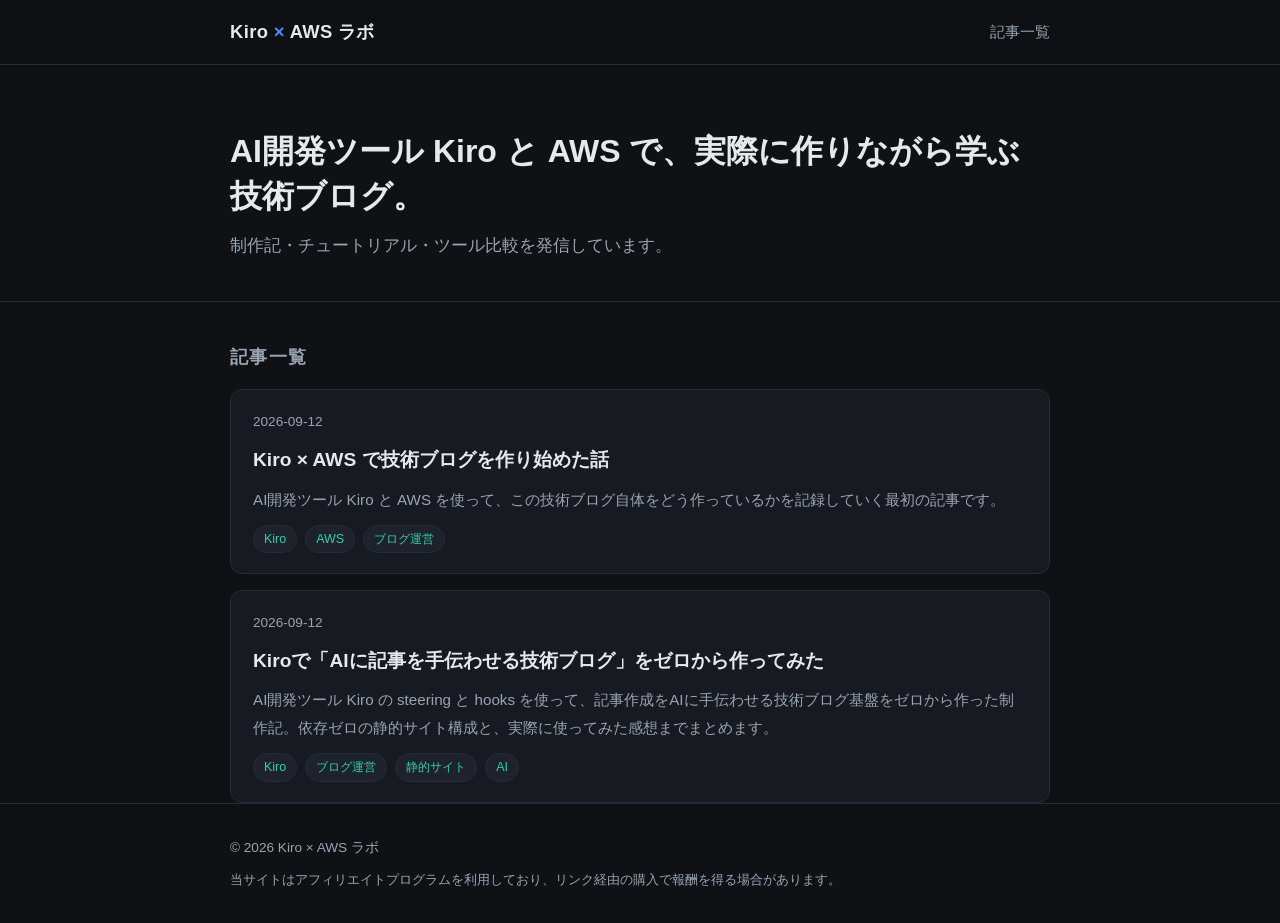
<file: docs/index.html>
<!DOCTYPE html>
<html lang="ja">
<head>
  <meta charset="UTF-8" />
  <meta name="viewport" content="width=device-width, initial-scale=1.0" />
  <title>Kiro × AWS ラボ</title>
  <meta name="description" content="AI開発ツール Kiro と AWS で、実際に作りながら学ぶ技術ブログ。" />
  <link rel="stylesheet" href="assets/style.css" />
  <!-- Google Analytics 4 -->
  <script async src="https://www.googletagmanager.com/gtag/js?id=G-M9VW0HZ77K"></script>
  <script>
    window.dataLayer = window.dataLayer || [];
    function gtag(){dataLayer.push(arguments);}
    gtag('js', new Date());
    gtag('config', 'G-M9VW0HZ77K');
  </script>
</head>
<body>
  <header class="site-header">
    <div class="container">
      <a class="brand" href="index.html">Kiro <span>×</span> AWS ラボ</a>
      <nav class="nav">
        <a href="index.html">記事一覧</a>
      </nav>
    </div>
  </header>
  
  <section class="hero">
    <div class="container">
      <h1>AI開発ツール Kiro と AWS で、実際に作りながら学ぶ技術ブログ。</h1>
      <p>制作記・チュートリアル・ツール比較を発信しています。</p>
    </div>
  </section>
  <main>
    <div class="container">
      <h2 class="section-title">記事一覧</h2>
      <ul class="post-list">
      <li class="post-card">
        <a href="posts/hello-kiro-aws.html">
          <div class="meta">2026-09-12</div>
          <h2>Kiro × AWS で技術ブログを作り始めた話</h2>
          <p class="excerpt">AI開発ツール Kiro と AWS を使って、この技術ブログ自体をどう作っているかを記録していく最初の記事です。</p>
          <div class="tags"><span class="tag">Kiro</span><span class="tag">AWS</span><span class="tag">ブログ運営</span></div>
        </a>
      </li>
      <li class="post-card">
        <a href="posts/kiro-blog-build.html">
          <div class="meta">2026-09-12</div>
          <h2>Kiroで「AIに記事を手伝わせる技術ブログ」をゼロから作ってみた</h2>
          <p class="excerpt">AI開発ツール Kiro の steering と hooks を使って、記事作成をAIに手伝わせる技術ブログ基盤をゼロから作った制作記。依存ゼロの静的サイト構成と、実際に使ってみた感想までまとめます。</p>
          <div class="tags"><span class="tag">Kiro</span><span class="tag">ブログ運営</span><span class="tag">静的サイト</span><span class="tag">AI</span></div>
        </a>
      </li>
      </ul>
    </div>
  </main>
  <footer class="site-footer">
    <div class="container">
      <div>© 2026 Kiro × AWS ラボ</div>
      <div class="disclosure">
        当サイトはアフィリエイトプログラムを利用しており、リンク経由の購入で報酬を得る場合があります。
      </div>
    </div>
  </footer>
</body>
</html>
</file>
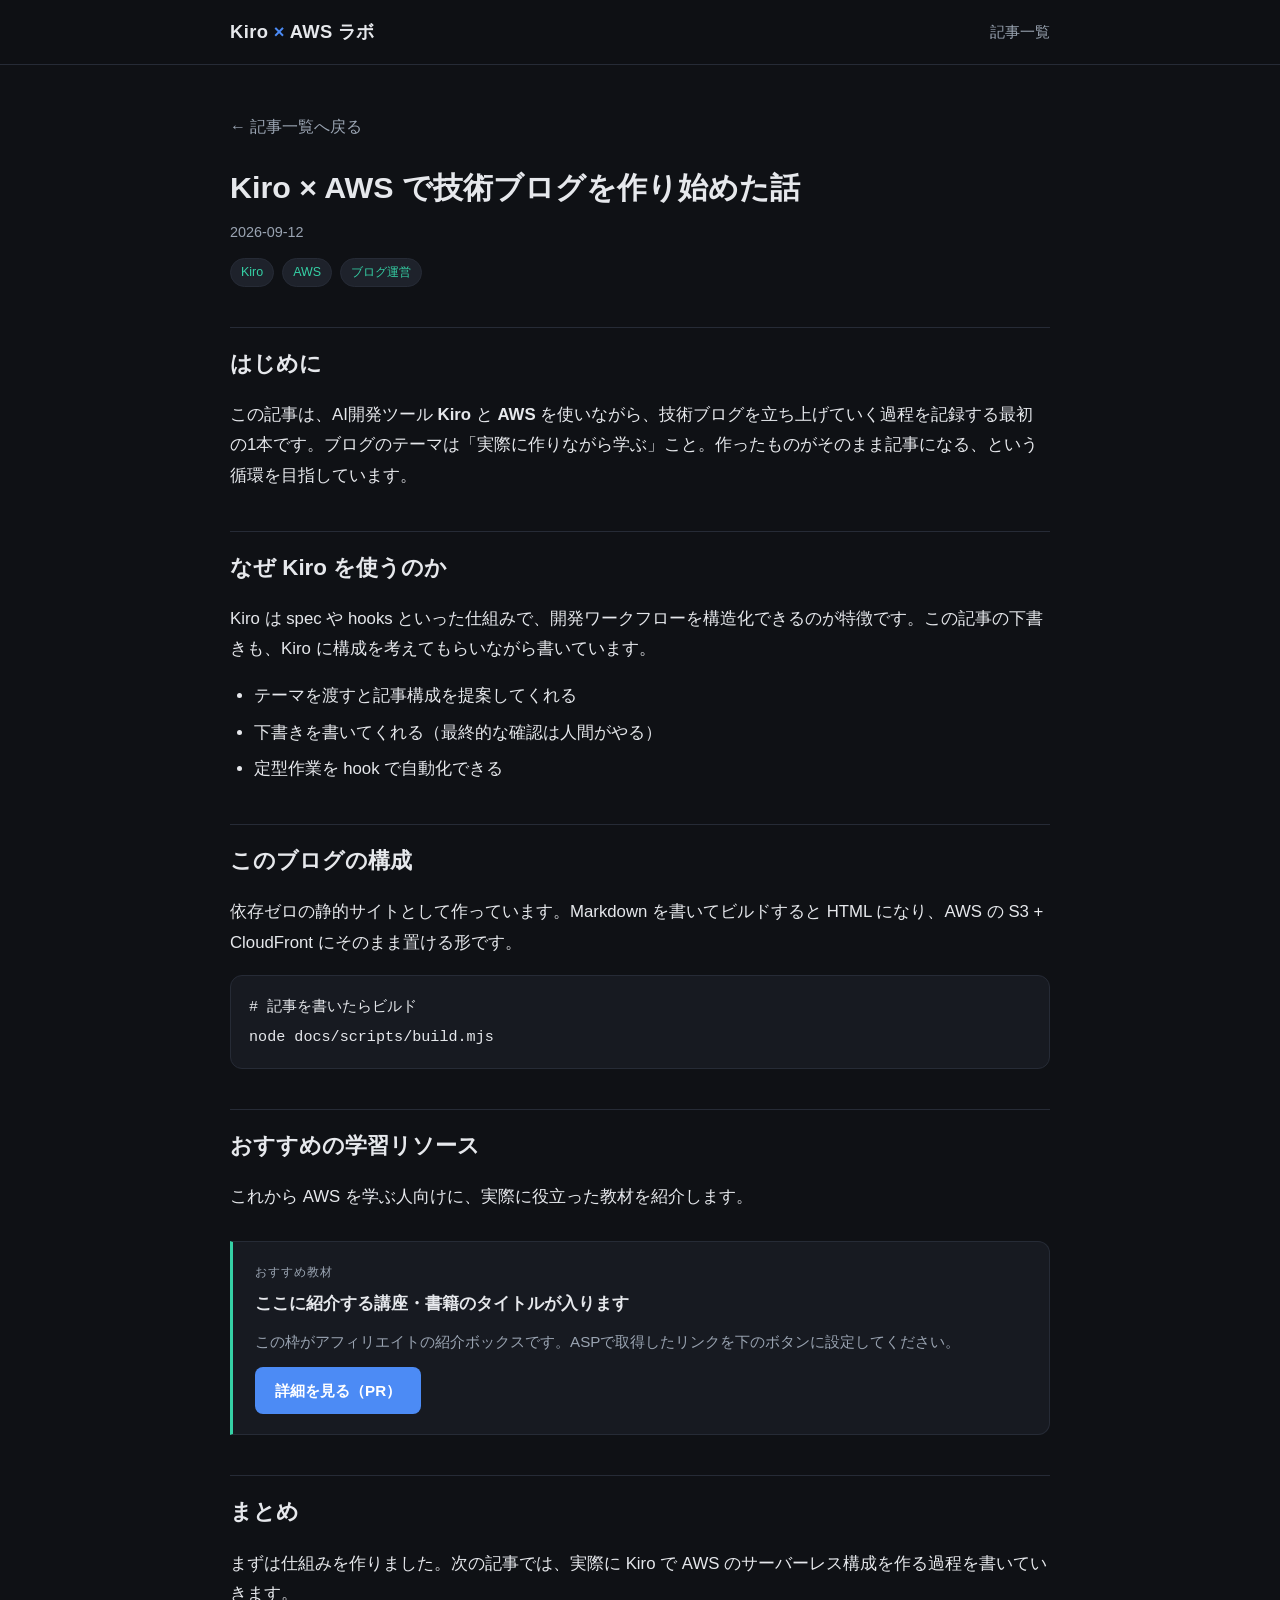
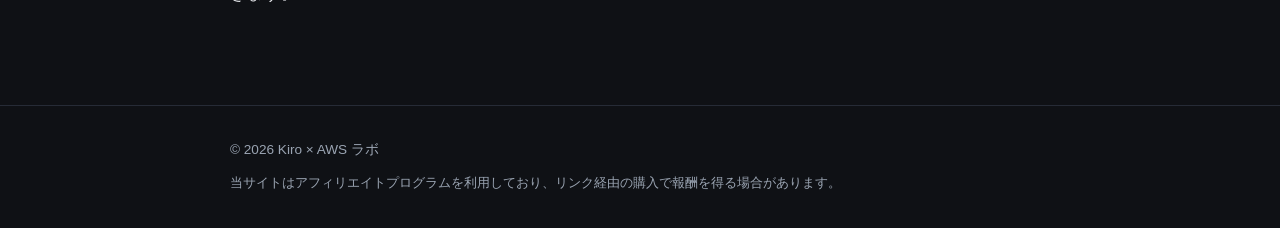
<file: docs/posts/hello-kiro-aws.html>
<!DOCTYPE html>
<html lang="ja">
<head>
  <meta charset="UTF-8" />
  <meta name="viewport" content="width=device-width, initial-scale=1.0" />
  <title>Kiro × AWS で技術ブログを作り始めた話 | Kiro × AWS ラボ</title>
  <meta name="description" content="AI開発ツール Kiro と AWS を使って、この技術ブログ自体をどう作っているかを記録していく最初の記事です。" />
  <link rel="stylesheet" href="../assets/style.css" />
  <!-- Google Analytics 4 -->
  <script async src="https://www.googletagmanager.com/gtag/js?id=G-M9VW0HZ77K"></script>
  <script>
    window.dataLayer = window.dataLayer || [];
    function gtag(){dataLayer.push(arguments);}
    gtag('js', new Date());
    gtag('config', 'G-M9VW0HZ77K');
  </script>
</head>
<body>
  <header class="site-header">
    <div class="container">
      <a class="brand" href="../index.html">Kiro <span>×</span> AWS ラボ</a>
      <nav class="nav">
        <a href="../index.html">記事一覧</a>
      </nav>
    </div>
  </header>
  
  <main class="article">
    <div class="container">
      <a class="back-link" href="../index.html">← 記事一覧へ戻る</a>
      <div class="article-header">
        <h1>Kiro × AWS で技術ブログを作り始めた話</h1>
        <div class="meta">2026-09-12</div>
        <div class="tags"><span class="tag">Kiro</span><span class="tag">AWS</span><span class="tag">ブログ運営</span></div>
      </div>
      <div class="article-body">
        <h2>はじめに</h2>
<p>この記事は、AI開発ツール <strong>Kiro</strong> と <strong>AWS</strong> を使いながら、技術ブログを立ち上げていく過程を記録する最初の1本です。ブログのテーマは「実際に作りながら学ぶ」こと。作ったものがそのまま記事になる、という循環を目指しています。</p>
<h2>なぜ Kiro を使うのか</h2>
<p>Kiro は spec や hooks といった仕組みで、開発ワークフローを構造化できるのが特徴です。この記事の下書きも、Kiro に構成を考えてもらいながら書いています。</p>
<ul>
<li>テーマを渡すと記事構成を提案してくれる</li>
<li>下書きを書いてくれる（最終的な確認は人間がやる）</li>
<li>定型作業を hook で自動化できる</li>
</ul>
<h2>このブログの構成</h2>
<p>依存ゼロの静的サイトとして作っています。Markdown を書いてビルドすると HTML になり、AWS の S3 + CloudFront にそのまま置ける形です。</p>
<pre><code class="language-bash"># 記事を書いたらビルド
node docs/scripts/build.mjs</code></pre>
<h2>おすすめの学習リソース</h2>
<p>これから AWS を学ぶ人向けに、実際に役立った教材を紹介します。</p>
<div class="affiliate-box">
<div class="label">おすすめ教材</div>
<h4>ここに紹介する講座・書籍のタイトルが入ります</h4>
<p>この枠がアフィリエイトの紹介ボックスです。ASPで取得したリンクを下のボタンに設定してください。</p>
<a class="btn" href="#" rel="nofollow sponsored noopener" target="_blank">詳細を見る（PR）</a>
</div>
<h2>まとめ</h2>
<p>まずは仕組みを作りました。次の記事では、実際に Kiro で AWS のサーバーレス構成を作る過程を書いていきます。</p>
      </div>
    </div>
  </main>
  <footer class="site-footer">
    <div class="container">
      <div>© 2026 Kiro × AWS ラボ</div>
      <div class="disclosure">
        当サイトはアフィリエイトプログラムを利用しており、リンク経由の購入で報酬を得る場合があります。
      </div>
    </div>
  </footer>
</body>
</html>
</file>
<file: docs/assets/style.css>
:root {
  --bg: #0f1115;
  --surface: #171a21;
  --surface-2: #1e222b;
  --text: #e6e8ec;
  --muted: #9aa4b2;
  --accent: #4c8bf5;
  --accent-2: #35d0a5;
  --border: #262b36;
  --radius: 12px;
  --max: 860px;
}

* { box-sizing: border-box; }

html { scroll-behavior: smooth; }

body {
  margin: 0;
  font-family: -apple-system, BlinkMacSystemFont, "Segoe UI", "Hiragino Kaku Gothic ProN",
    "Noto Sans JP", Meiryo, sans-serif;
  line-height: 1.8;
  color: var(--text);
  background: var(--bg);
  -webkit-font-smoothing: antialiased;
}

a { color: var(--accent); text-decoration: none; }
a:hover { text-decoration: underline; }

.container { max-width: var(--max); margin: 0 auto; padding: 0 20px; }

/* ---- header ---- */
.site-header {
  border-bottom: 1px solid var(--border);
  background: rgba(15, 17, 21, 0.85);
  backdrop-filter: blur(8px);
  position: sticky;
  top: 0;
  z-index: 10;
}
.site-header .container {
  display: flex;
  align-items: center;
  justify-content: space-between;
  height: 64px;
}
.brand {
  font-weight: 700;
  font-size: 1.15rem;
  color: var(--text);
  letter-spacing: 0.02em;
}
.brand span { color: var(--accent); }
.nav a { color: var(--muted); margin-left: 20px; font-size: 0.95rem; }
.nav a:hover { color: var(--text); text-decoration: none; }

/* ---- hero ---- */
.hero {
  padding: 64px 0 40px;
  border-bottom: 1px solid var(--border);
}
.hero h1 {
  font-size: 2rem;
  margin: 0 0 12px;
  line-height: 1.4;
}
.hero p { color: var(--muted); margin: 0; font-size: 1.05rem; }

/* ---- post list ---- */
.section-title {
  font-size: 1.1rem;
  color: var(--muted);
  margin: 40px 0 16px;
  text-transform: uppercase;
  letter-spacing: 0.08em;
}
.post-list { list-style: none; padding: 0; margin: 0; display: grid; gap: 16px; }
.post-card {
  background: var(--surface);
  border: 1px solid var(--border);
  border-radius: var(--radius);
  padding: 20px 22px;
  transition: border-color 0.15s ease, transform 0.15s ease;
}
.post-card:hover { border-color: var(--accent); transform: translateY(-2px); }
.post-card a { color: var(--text); }
.post-card a:hover { text-decoration: none; }
.post-card h2 { margin: 0 0 8px; font-size: 1.2rem; }
.post-card .meta { color: var(--muted); font-size: 0.85rem; margin-bottom: 8px; }
.post-card .excerpt { color: var(--muted); font-size: 0.95rem; margin: 0; }
.tags { margin-top: 12px; display: flex; flex-wrap: wrap; gap: 8px; }
.tag {
  font-size: 0.78rem;
  color: var(--accent-2);
  background: var(--surface-2);
  border: 1px solid var(--border);
  padding: 2px 10px;
  border-radius: 999px;
}

/* ---- article ---- */
.article { padding: 48px 0 80px; }
.article-header { margin-bottom: 32px; }
.article-header h1 { font-size: 1.9rem; line-height: 1.4; margin: 0 0 12px; }
.article-header .meta { color: var(--muted); font-size: 0.9rem; }
.article-body { font-size: 1.05rem; }
.article-body h2 {
  font-size: 1.4rem;
  margin: 40px 0 16px;
  padding-top: 16px;
  border-top: 1px solid var(--border);
}
.article-body h3 { font-size: 1.15rem; margin: 28px 0 12px; }
.article-body p { margin: 16px 0; }
.article-body ul, .article-body ol { padding-left: 1.4em; }
.article-body li { margin: 6px 0; }
.article-body img { max-width: 100%; border-radius: var(--radius); }
.article-body blockquote {
  margin: 20px 0;
  padding: 12px 18px;
  border-left: 3px solid var(--accent);
  background: var(--surface);
  color: var(--muted);
  border-radius: 0 var(--radius) var(--radius) 0;
}
.article-body code {
  font-family: "SFMono-Regular", Consolas, "Liberation Mono", Menlo, monospace;
  background: var(--surface-2);
  padding: 2px 6px;
  border-radius: 6px;
  font-size: 0.9em;
}
.article-body pre {
  background: var(--surface);
  border: 1px solid var(--border);
  border-radius: var(--radius);
  padding: 16px 18px;
  overflow-x: auto;
}
.article-body pre code { background: none; padding: 0; }
.article-body table { border-collapse: collapse; width: 100%; margin: 20px 0; }
.article-body th, .article-body td {
  border: 1px solid var(--border);
  padding: 8px 12px;
  text-align: left;
}
.article-body th { background: var(--surface-2); }

/* ---- affiliate box ---- */
.affiliate-box {
  margin: 28px 0;
  padding: 20px 22px;
  background: var(--surface);
  border: 1px solid var(--border);
  border-left: 3px solid var(--accent-2);
  border-radius: 0 var(--radius) var(--radius) 0;
}
.affiliate-box .label {
  font-size: 0.75rem;
  color: var(--muted);
  text-transform: uppercase;
  letter-spacing: 0.08em;
}
.affiliate-box h4 { margin: 6px 0 8px; font-size: 1.05rem; }
.affiliate-box p { margin: 0 0 12px; color: var(--muted); font-size: 0.95rem; }
.btn {
  display: inline-block;
  background: var(--accent);
  color: #fff;
  padding: 10px 20px;
  border-radius: 8px;
  font-weight: 600;
  font-size: 0.95rem;
}
.btn:hover { text-decoration: none; opacity: 0.92; }

/* ---- footer ---- */
.site-footer {
  border-top: 1px solid var(--border);
  padding: 32px 0;
  color: var(--muted);
  font-size: 0.85rem;
}
.site-footer .disclosure {
  margin-top: 8px;
  font-size: 0.8rem;
  color: var(--muted);
}
.back-link { display: inline-block; margin-bottom: 24px; color: var(--muted); }

@media (max-width: 600px) {
  .hero h1 { font-size: 1.5rem; }
  .article-header h1 { font-size: 1.5rem; }
  .nav a { margin-left: 12px; }
}
</file>
